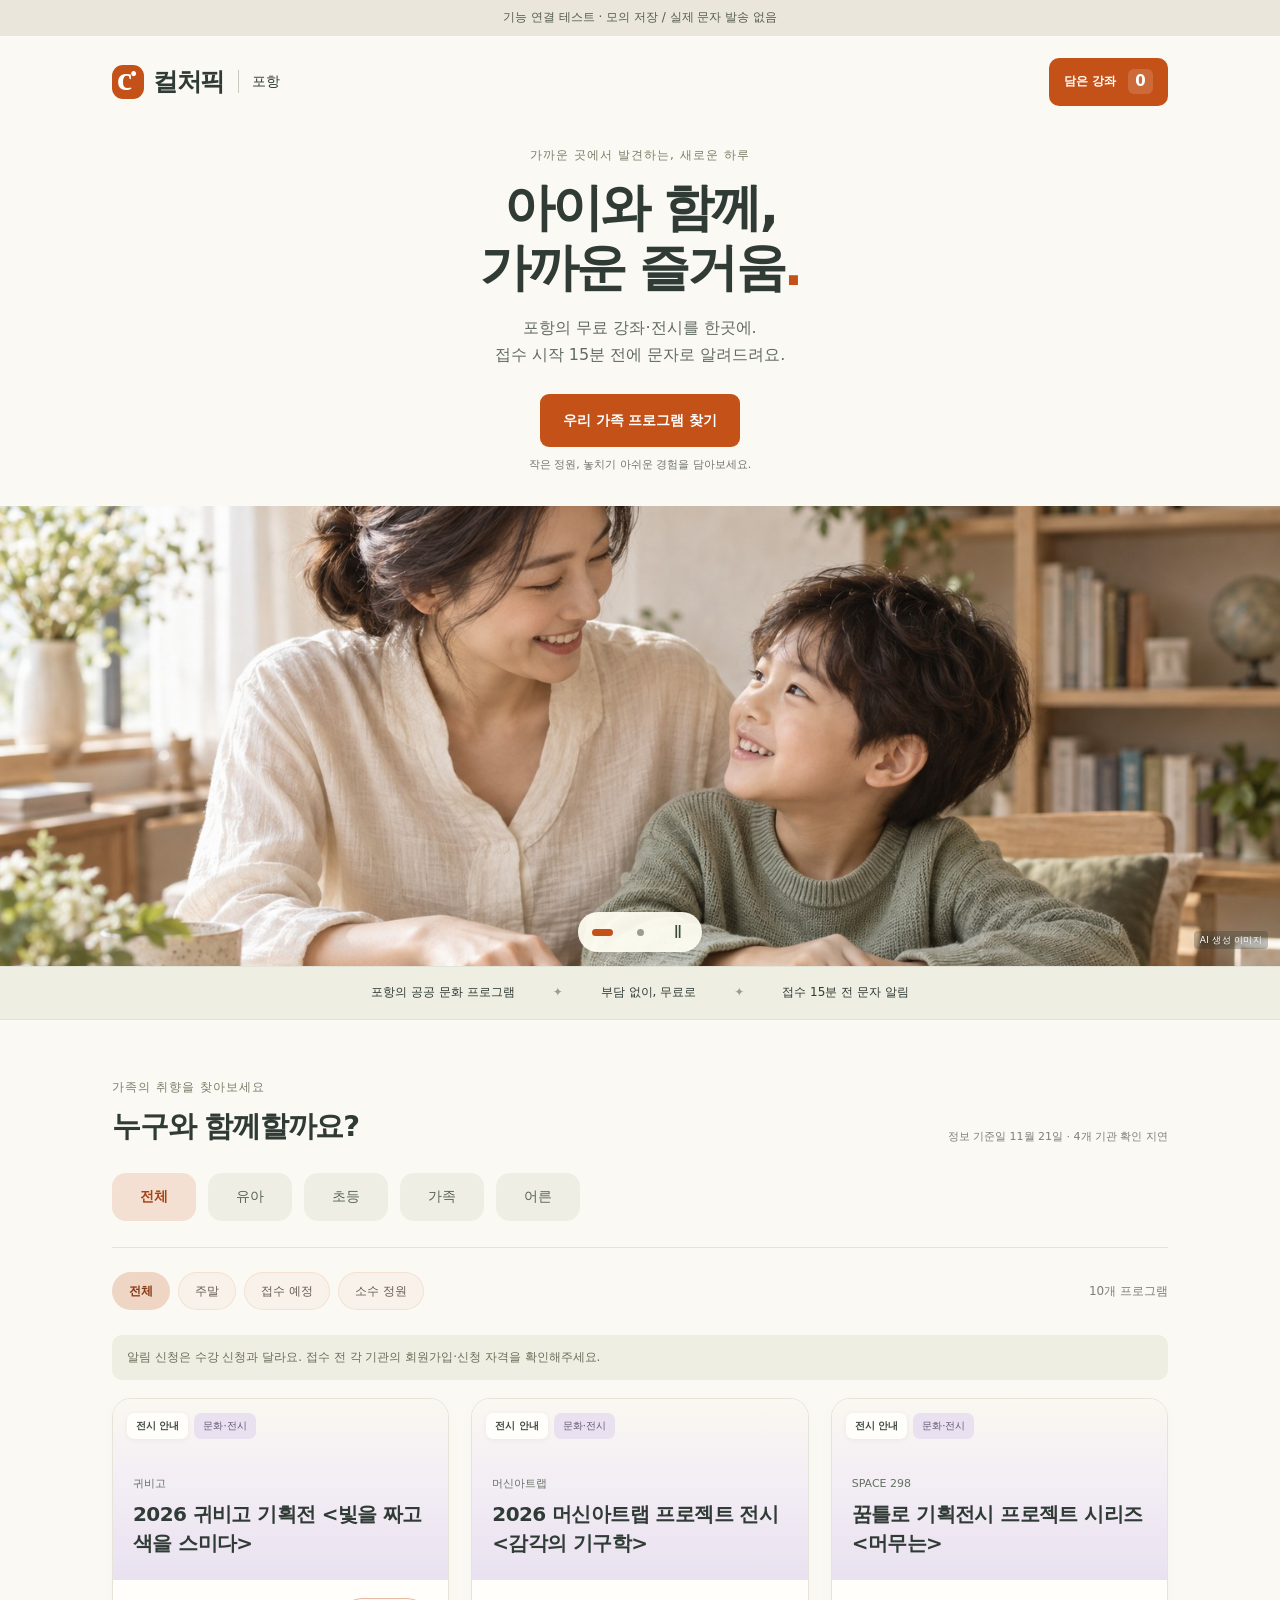
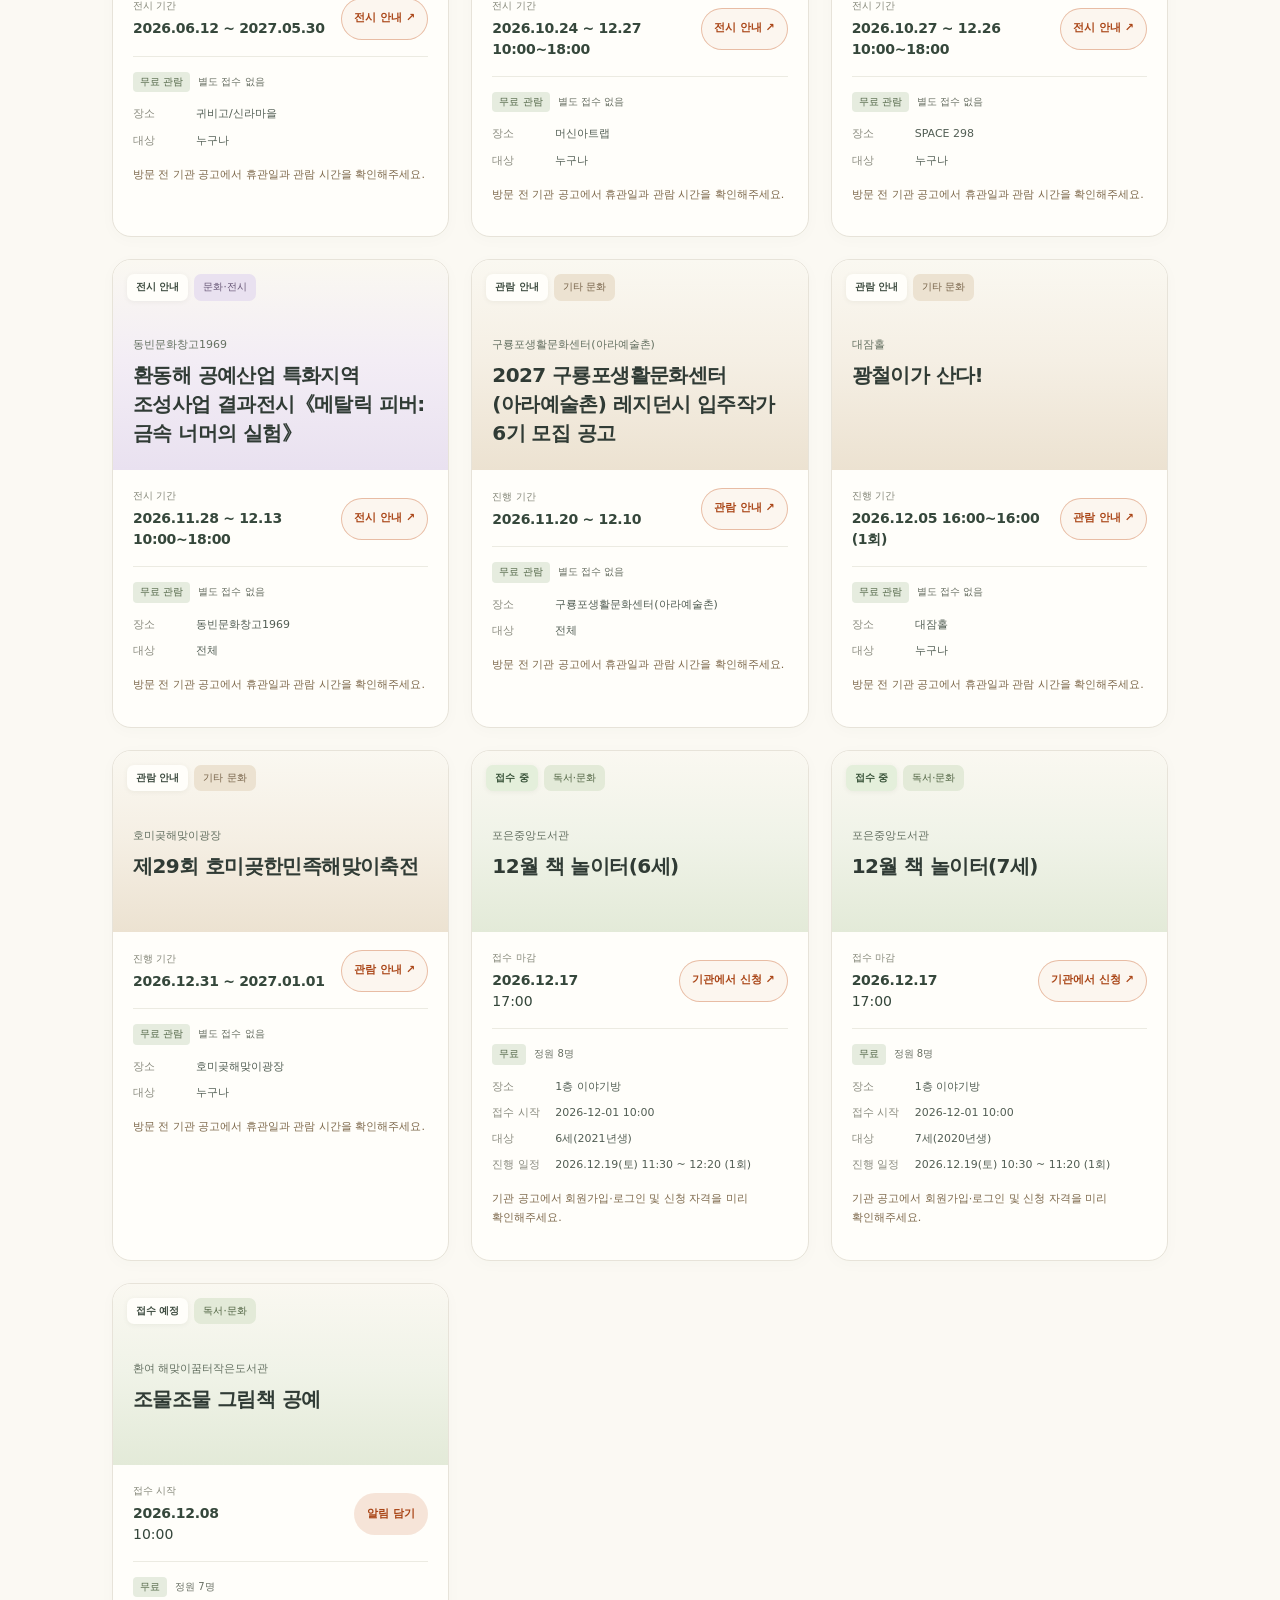
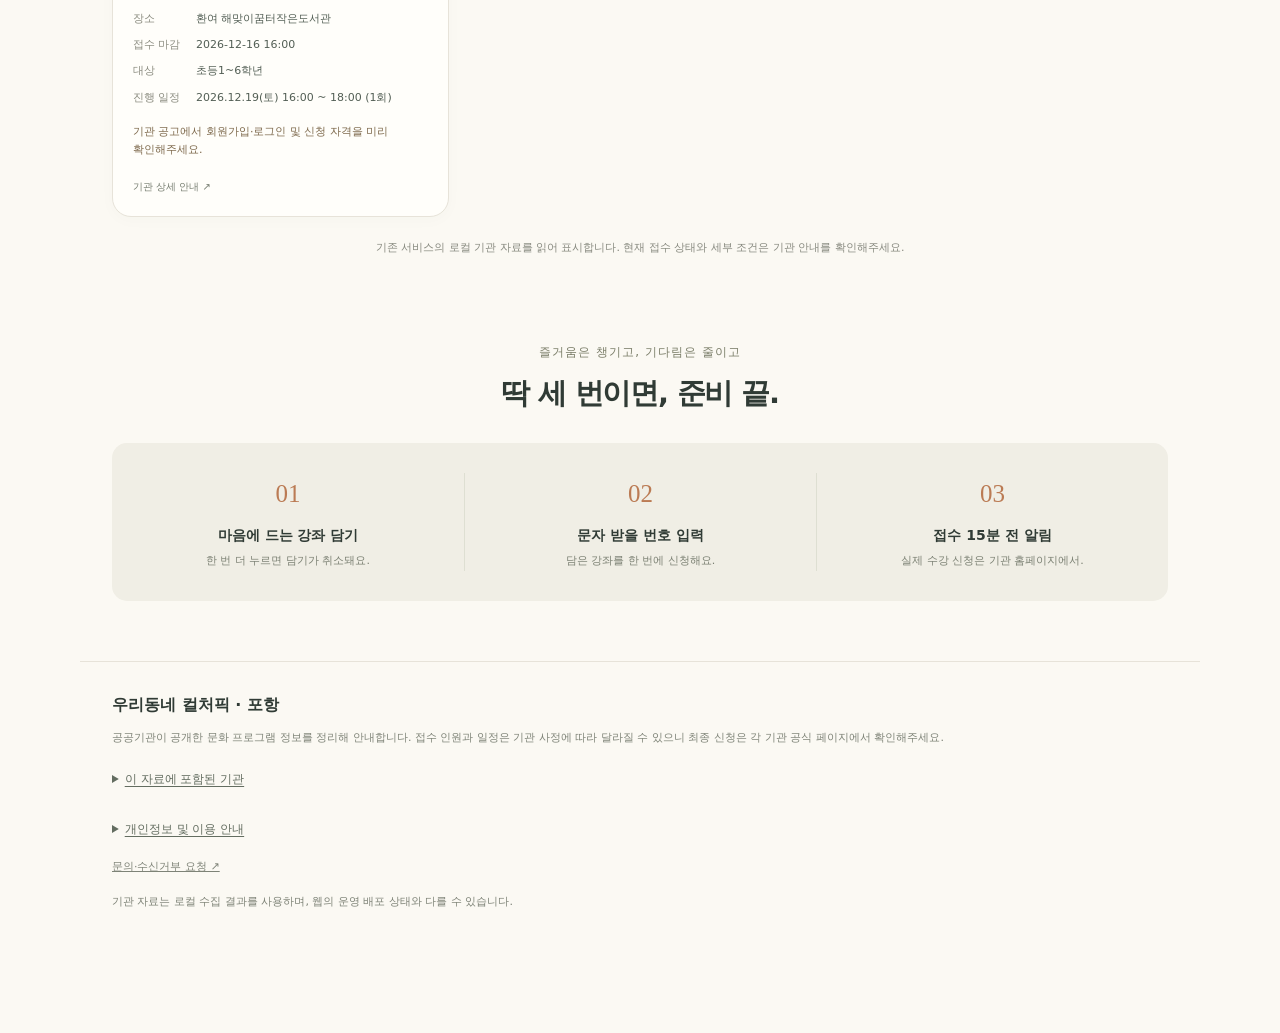
<file: pohang-ontime/index.html>
<!doctype html>
<html lang="ko"><head><meta charset="utf-8"><meta name="viewport" content="width=device-width,initial-scale=1"><title>우리동네 컬처픽_포항 | 동네 문화생활, 한곳에 모이다</title><link rel="stylesheet" href="style.css"><link rel="icon" href="favicon.svg" type="image/svg+xml"><link rel="apple-touch-icon" href="favicon.svg"><meta name="description" content="포항의 무료 강좌와 전시, 접수 시작 15분 전 문자 알림."><meta property="og:title" content="우리동네 컬처픽_포항"><meta property="og:description" content="가까운 문화생활과 접수 15분 전 문자 알림"></head>
<body>
<div class="preview-note" hidden>기능 연결 테스트 <span>· 모의 저장 / 실제 문자 발송 없음</span></div>
<header class="wrap"><a class="brand" href="#"><span class="brand-icon">c<span>•</span></span>컬처픽 <small>포항</small></a><button id="open-basket" class="basket-button" type="button" aria-label="담은 강좌 0개 보기" aria-haspopup="dialog"><span>담은 강좌</span><strong id="basket-count" aria-live="polite" aria-atomic="true">0</strong></button></header>
<main>
<section class="hero wrap"><div class="hero-copy"><p class="eyebrow">가까운 곳에서 발견하는, 새로운 하루</p><h1>아이와 함께,<br>가까운 즐거움<span>.</span></h1><p class="intro">포항의 무료 강좌·전시를 한곳에.<br>접수 시작 15분 전에 문자로 알려드려요.</p><a class="primary hero-cta" href="#programs">우리 가족 프로그램 찾기</a><p class="quiet">작은 정원, 놓치기 아쉬운 경험을 담아보세요.</p></div>
<div class="hero-art hero-gallery" role="region" aria-label="가족의 다정한 순간" aria-roledescription="사진 슬라이드"><div class="hero-frames"><img class="hero-photo is-current" src="hero-family-v1.jpg?v=mother-son" alt="그림책을 보며 다정하게 웃는 엄마와 아들 · AI 생성 이미지" width="1536" height="1024" fetchpriority="high"><img class="hero-photo" src="hero-father-daughter-v1.jpg" alt="그림책을 보며 다정하게 웃는 아빠와 딸 · AI 생성 이미지" width="1536" height="1024" aria-hidden="true"></div><div class="gallery-controls"><button data-slide="0" aria-label="엄마와 아들 사진 보기" aria-pressed="true"><span></span></button><button data-slide="1" aria-label="아빠와 딸 사진 보기" aria-pressed="false"><span></span></button><button id="gallery-pause" aria-label="사진 자동 전환 일시정지">Ⅱ</button></div><span class="art-caption">AI 생성 이미지</span></div></section>
<div class="promise"><span>포항의 공공 문화 프로그램</span><i>✦</i><span>부담 없이, 무료로</span><i>✦</i><span>접수 15분 전 문자 알림</span></div>
<section id="programs" class="wrap programs"><div class="section-heading"><div><p class="eyebrow">가족의 취향을 찾아보세요</p><h2>누구와 함께할까요?</h2></div><span class="snapshot">기관별 자료 기준 확인 중</span></div>
<div class="audiences" aria-label="대상 선택"><button data-audience="all" aria-pressed="true"><span>✳</span>전체</button><button data-audience="kid" aria-pressed="false"><span>♧</span>유아</button><button data-audience="elem" aria-pressed="false"><span>✎</span>초등</button><button data-audience="family" aria-pressed="false"><span>⌂</span>가족</button><button data-audience="adult" aria-pressed="false"><span>☕</span>어른</button></div>
<div class="filter-row"><div class="filters" aria-label="프로그램 조건"><button data-filter="all" aria-pressed="true">전체</button><button data-filter="weekend" aria-pressed="false">주말</button><button data-filter="upcoming" aria-pressed="false">접수 예정</button><button data-filter="small" aria-pressed="false">소수 정원</button></div><p id="count" aria-live="polite"></p></div>
<p class="application-tip">알림 신청은 수강 신청과 달라요. 접수 전 각 기관의 회원가입·신청 자격을 확인해주세요.</p><div id="cards" class="cards"></div><p class="data-note">기존 서비스의 로컬 기관 자료를 읽어 표시합니다. 현재 접수 상태와 세부 조건은 기관 안내를 확인해주세요.</p>
</section>
<section id="how" class="how wrap"><p class="eyebrow">즐거움은 챙기고, 기다림은 줄이고</p><h2>딱 세 번이면, 준비 끝.</h2><div class="steps"><div><b>01</b><h3>마음에 드는 강좌 담기</h3><p>한 번 더 누르면 담기가 취소돼요.</p></div><div><b>02</b><h3>문자 받을 번호 입력</h3><p>담은 강좌를 한 번에 신청해요.</p></div><div><b>03</b><h3>접수 15분 전 알림</h3><p>실제 수강 신청은 기관 홈페이지에서.</p></div></div></section>
</main><footer class="wrap"><strong>우리동네 컬처픽 · 포항</strong><p>공공기관이 공개한 문화 프로그램 정보를 정리해 안내합니다. 접수 인원과 일정은 기관 사정에 따라 달라질 수 있으니 최종 신청은 각 기관 공식 페이지에서 확인해주세요.</p><details class="source-info"><summary>이 자료에 포함된 기관</summary><p id="source-list"></p></details><details class="privacy-preview"><summary>개인정보 및 이용 안내</summary><p>현재 화면은 모의 연결 테스트입니다. 시험 번호는 이 컴퓨터의 테스트 서버로 전송되며, 서버에는 번호를 가린 모의 결과만 임시 보관합니다. 실제 시트 저장·문자 발송·방문 통계 수집은 하지 않습니다.</p><p>기존 서비스는 이름(선택)·휴대폰 번호를 알림 제공에 사용하고, 수신거부 요청 시 또는 서비스 종료 시 개인정보를 파기하도록 안내하고 있습니다.</p><p>알림 신청과 기관의 수강 신청은 별개입니다. ‘담김’은 신청 전 선택 상태이며, 이미 신청한 알림의 수신거부는 운영자에게 요청해주세요.</p></details><p><a href="mailto:petercat2004@daum.net">문의·수신거부 요청 ↗</a></p><span>기관 자료는 로컬 수집 결과를 사용하며, 웹의 운영 배포 상태와 다를 수 있습니다.</span></footer>
<div id="selection-bar" class="selection-bar" hidden><div><span>마음에 담은 프로그램</span><strong id="selected-count"></strong></div><button class="primary" id="open-form">알림 신청 <span>→</span></button></div>
<dialog id="basket-dialog" aria-labelledby="basket-title"><div class="dialog-head"><h2 id="basket-title">담은 강좌</h2><button id="close-basket" class="close" aria-label="담은 강좌 닫기">×</button></div><p class="muted">알림 받을 강좌를 모아두세요.</p><div id="basket-items"></div><div id="basket-empty"><span aria-hidden="true">＋</span><h3>아직 담은 강좌가 없어요</h3><p>접수 예정 강좌에서 ‘알림 담기’를 눌러보세요.</p><button id="basket-browse" class="primary">프로그램 둘러보기</button></div><button id="basket-next" class="primary submit">알림 신청하기</button><p class="form-foot">미리보기 · 실제 신청 및 문자 발송 없음</p></dialog><dialog id="signup-dialog"><div class="dialog-head"><span>컬처픽 알림</span><button id="close-form" class="close" aria-label="신청 화면 닫기">×</button></div><div id="form-content"><p class="eyebrow">잊고 있어도 괜찮아요</p><h2>접수 15분 전,<br>문자로 알려드릴게요.</h2><p class="muted">알림 받을 프로그램을 확인해주세요.</p><div id="selected-chips"></div><form id="preview-form"><label class="phone-label" for="phone">휴대폰 번호</label><input id="phone" type="tel" inputmode="numeric" placeholder="010-0000-0000" autocomplete="off" aria-describedby="phone-help" required><p id="phone-help" class="quiet">모의 시험용 번호 01000000000을 사용하세요. 실제 문자는 발송하지 않습니다.</p><label class="consent"><input id="consent" type="checkbox" required><span>알림 신청을 위한 개인정보 수집·이용 동의 <small>실제 서비스에서는 문자 알림을 위해 번호를 사용합니다.<br>시험 번호는 이 컴퓨터의 테스트 서버에서만 처리하며, 번호를 가린 결과만 임시 보관합니다.</small></span></label><button type="button" id="test-failure" class="pick">다음 저장 실패 시험</button><p id="form-error" role="alert"></p><button class="primary submit" type="submit">모의 저장 시험하기</button></form><p class="form-foot">알림 서비스는 무료이며 광고 문자는 보내지 않습니다.<br>수강 신청은 각 기관 홈페이지에서 별도로 진행해주세요.</p><details class="privacy-preview"><summary>개인정보 및 수신거부 안내</summary><p>시험 번호는 로컬 테스트 서버로 전송됩니다. 번호를 가린 모의 결과는 서버 종료 시 삭제됩니다. 실제 시트 저장과 문자 발송은 이루어지지 않습니다.</p><p>기존 서비스는 이름(선택)과 휴대폰 번호를 알림 제공 목적으로 수집하며, 수신거부 요청 또는 서비스 종료 시 파기하도록 안내하고 있습니다. 동의를 거부할 수 있으나 문자 알림은 이용할 수 없습니다.</p><p>기존 서비스의 문의·수신거부·정보 삭제 요청: <a href="mailto:petercat2004@daum.net">petercat2004@daum.net</a></p></details></div><div id="success" hidden><div class="success-icon">✓</div><h2>모의 저장을<br>확인했어요!</h2><p><span id="integration-result"></span><br>실제 시트와 문자 발송에는 연결하지 않았습니다.</p><button class="primary" id="back-to-list">다른 프로그램 둘러보기</button></div></dialog><script type="application/json" id="programsData">
[
  {
    "id": "phcf-EVT_20260601_002",
    "org": "귀비고",
    "orgShort": "귀비고",
    "title": "2026 귀비고 기획전 \u003c빛을 짜고 색을 스미다>",
    "place": "귀비고/신라마을",
    "target": "누구나",
    "fee": "무료 관람",
    "capacity": null,
    "enrolled": null,
    "waitCapacity": 0,
    "waitEnrolled": 0,
    "openAt": null,
    "deadline": null,
    "eventEnd": "2027-05-30",
    "schedule": "2026.06.12 ~ 2027.05.30",
    "applyRule": "",
    "unit": "명",
    "presets": [
      "outing",
      "weekend"
    ],
    "url": "https://phcf.or.kr/phcf/performance_detail/view.do?eventId=EVT_20260601_002&menu_site_id=performance_detail"
  },
  {
    "id": "phcf-EVT_20261022_002",
    "org": "머신아트랩",
    "orgShort": "머신아트랩",
    "title": "2026 머신아트랩 프로젝트 전시 \u003c감각의 기구학>",
    "place": "머신아트랩",
    "target": "누구나",
    "fee": "무료 관람",
    "capacity": null,
    "enrolled": null,
    "waitCapacity": 0,
    "waitEnrolled": 0,
    "openAt": null,
    "deadline": null,
    "eventEnd": "2026-12-27",
    "schedule": "2026.10.24 ~ 12.27 10:00~18:00",
    "applyRule": "",
    "unit": "명",
    "presets": [
      "outing",
      "weekend"
    ],
    "url": "https://phcf.or.kr/phcf/performance_detail/view.do?eventId=EVT_20261022_002&menu_site_id=performance_detail"
  },
  {
    "id": "phcf-EVT_20261029_003",
    "org": "SPACE 298",
    "orgShort": "SPACE 298",
    "title": "꿈틀로 기획전시 프로젝트 시리즈 \u003c머무는>",
    "place": "SPACE 298",
    "target": "누구나",
    "fee": "무료 관람",
    "capacity": null,
    "enrolled": null,
    "waitCapacity": 0,
    "waitEnrolled": 0,
    "openAt": null,
    "deadline": null,
    "eventEnd": "2026-12-26",
    "schedule": "2026.10.27 ~ 12.26 10:00~18:00",
    "applyRule": "",
    "unit": "명",
    "presets": [
      "outing",
      "weekend"
    ],
    "url": "https://phcf.or.kr/phcf/performance_detail/view.do?eventId=EVT_20261029_003&menu_site_id=performance_detail"
  },
  {
    "id": "phcf-EVT_20261111_002",
    "org": "포항시",
    "orgShort": "포항시",
    "title": "2026 포항융합예술주간 \u003c제6의 섬: 신호들, 얽히는 혼종들>",
    "place": "포항시 남구 송도동 253-124 일원(포항수협 본소 일대)",
    "target": "전체",
    "fee": "무료 관람",
    "capacity": null,
    "enrolled": null,
    "waitCapacity": 0,
    "waitEnrolled": 0,
    "openAt": null,
    "deadline": null,
    "eventEnd": "2026-11-28",
    "schedule": "2026.11.19 ~ 11.28",
    "applyRule": "",
    "unit": "명",
    "presets": [
      "outing",
      "weekend"
    ],
    "url": "https://phcf.or.kr/phcf/performance_detail/view.do?eventId=EVT_20261111_002&menu_site_id=performance_detail"
  },
  {
    "id": "phcf-EVT_20261113_001",
    "org": "문화예술팩토리",
    "orgShort": "문화예술팩토리",
    "title": "2026 지역 축제담(談)",
    "place": "문화예술팩토리 3층 멀티미디어홀",
    "target": "전체",
    "fee": "무료 관람",
    "capacity": null,
    "enrolled": null,
    "waitCapacity": 0,
    "waitEnrolled": 0,
    "openAt": null,
    "deadline": null,
    "eventEnd": "2026-11-28",
    "schedule": "2026.11.28 14:00~18:00 (1회)",
    "applyRule": "",
    "unit": "명",
    "presets": [
      "outing",
      "weekend"
    ],
    "url": "https://phcf.or.kr/phcf/performance_detail/view.do?eventId=EVT_20261113_001&menu_site_id=performance_detail"
  },
  {
    "id": "phcf-EVT_20261119_001",
    "org": "동빈문화창고1969",
    "orgShort": "동빈문화창고1969",
    "title": "환동해 공예산업 특화지역 조성사업 결과전시《메탈릭 피버: 금속 너머의 실험》",
    "place": "동빈문화창고1969",
    "target": "전체",
    "fee": "무료 관람",
    "capacity": null,
    "enrolled": null,
    "waitCapacity": 0,
    "waitEnrolled": 0,
    "openAt": null,
    "deadline": null,
    "eventEnd": "2026-12-13",
    "schedule": "2026.11.28 ~ 12.13 10:00~18:00",
    "applyRule": "",
    "unit": "명",
    "presets": [
      "outing",
      "weekend"
    ],
    "url": "https://phcf.or.kr/phcf/performance_detail/view.do?eventId=EVT_20261119_001&menu_site_id=performance_detail"
  },
  {
    "id": "phcf-EVT_20261120_001",
    "org": "구룡포생활문화센터(아라예술촌)",
    "orgShort": "구룡포생활문화센터(아라예술촌)",
    "title": "2027 구룡포생활문화센터(아라예술촌) 레지던시 입주작가 6기 모집 공고",
    "place": "구룡포생활문화센터(아라예술촌)",
    "target": "전체",
    "fee": "무료 관람",
    "capacity": null,
    "enrolled": null,
    "waitCapacity": 0,
    "waitEnrolled": 0,
    "openAt": null,
    "deadline": null,
    "eventEnd": "2026-12-10",
    "schedule": "2026.11.20 ~ 12.10",
    "applyRule": "",
    "unit": "명",
    "presets": [
      "outing",
      "weekend"
    ],
    "url": "https://phcf.or.kr/phcf/performance_detail/view.do?eventId=EVT_20261120_001&menu_site_id=performance_detail"
  },
  {
    "id": "phcf-EVT_20261126_001",
    "org": "대잠홀",
    "orgShort": "대잠홀",
    "title": "꽝철이가 산다!",
    "place": "대잠홀",
    "target": "누구나",
    "fee": "무료 관람",
    "capacity": null,
    "enrolled": null,
    "waitCapacity": 0,
    "waitEnrolled": 0,
    "openAt": null,
    "deadline": null,
    "eventEnd": "2026-12-05",
    "schedule": "2026.12.05 16:00~16:00 (1회)",
    "applyRule": "",
    "unit": "명",
    "presets": [
      "outing",
      "weekend"
    ],
    "url": "https://phcf.or.kr/phcf/performance_detail/view.do?eventId=EVT_20261126_001&menu_site_id=performance_detail"
  },
  {
    "id": "phcf-FST_HOMIGOT_2026_001",
    "org": "호미곶해맞이광장",
    "orgShort": "호미곶해맞이광장",
    "title": "제29회 호미곶한민족해맞이축전",
    "place": "호미곶해맞이광장",
    "target": "누구나",
    "fee": "무료 관람",
    "capacity": null,
    "enrolled": null,
    "waitCapacity": 0,
    "waitEnrolled": 0,
    "openAt": null,
    "deadline": null,
    "eventEnd": "2027-01-01",
    "schedule": "2026.12.31 ~ 2027.01.01",
    "applyRule": "",
    "unit": "명",
    "presets": [
      "outing"
    ],
    "url": "https://phcf.or.kr/phcf/performance_detail/view.do?eventId=FST_HOMIGOT_2026_001&menu_site_id=performance_detail"
  },
  {
    "id": "phlib-3639",
    "org": "포은중앙도서관",
    "orgShort": "포은중앙",
    "title": "12월 책 놀이터(6세)",
    "place": "1층 이야기방",
    "target": "6세(2021년생)",
    "fee": "무료",
    "capacity": 8,
    "enrolled": 0,
    "waitCapacity": 2,
    "waitEnrolled": 0,
    "openAt": "2026-12-01 10:00",
    "deadline": "2026-12-17 17:00",
    "eventEnd": "2026-12-19",
    "schedule": "2026.12.19(토) 11:30 ~ 12:20 (1회)",
    "applyRule": "",
    "unit": "명",
    "presets": [
      "kid"
    ],
    "url": "https://phlib.pohang.go.kr/phlib/module/teach/detail.do?menu_idx=24&group_idx=62&teach_idx=3639"
  },
  {
    "id": "phlib-3640",
    "org": "포은중앙도서관",
    "orgShort": "포은중앙",
    "title": "12월 책 놀이터(7세)",
    "place": "1층 이야기방",
    "target": "7세(2020년생)",
    "fee": "무료",
    "capacity": 8,
    "enrolled": 0,
    "waitCapacity": 2,
    "waitEnrolled": 0,
    "openAt": "2026-12-01 10:00",
    "deadline": "2026-12-17 17:00",
    "eventEnd": "2026-12-19",
    "schedule": "2026.12.19(토) 10:30 ~ 11:20 (1회)",
    "applyRule": "",
    "unit": "명",
    "presets": [
      "kid"
    ],
    "url": "https://phlib.pohang.go.kr/phlib/module/teach/detail.do?menu_idx=24&group_idx=62&teach_idx=3640"
  },
  {
    "id": "phlib-3641",
    "org": "연일 미르작은도서관",
    "orgShort": "연일 미르",
    "title": "책이랑보드랑",
    "place": "연일 미르작은도서관",
    "target": "초등 1~3학년",
    "fee": "무료",
    "capacity": 8,
    "enrolled": 8,
    "waitCapacity": 4,
    "waitEnrolled": 2,
    "openAt": "2026-11-19 10:00",
    "deadline": "2026-12-03 18:00",
    "eventEnd": "2026-12-19",
    "schedule": "2026.12.05 ~ 12.19 매주 토 10:00 ~ 12:00",
    "applyRule": "",
    "unit": "명",
    "presets": [
      "elem",
      "weekend"
    ],
    "url": "https://phlib.pohang.go.kr/phlib/module/teach/detail.do?menu_idx=24&group_idx=98&teach_idx=3641"
  },
  {
    "id": "phlib-3644",
    "org": "포은중앙도서관",
    "orgShort": "포은중앙",
    "title": "2026 포항독서대전 \"마침표 그리고 시작\" ...",
    "place": "포은중앙도서관 1층 로비",
    "target": "누구나",
    "fee": "무료",
    "capacity": 50,
    "enrolled": 31,
    "waitCapacity": 0,
    "waitEnrolled": 0,
    "openAt": "2026-11-25 10:00",
    "deadline": "2026-12-03 14:00",
    "eventEnd": "2026-12-05",
    "schedule": "2026.12.05(토) 15:00 ~ 17:00 (1회)",
    "applyRule": "",
    "unit": "명",
    "presets": [
      "weekend"
    ],
    "url": "https://phlib.pohang.go.kr/phlib/module/teach/detail.do?menu_idx=24&group_idx=138&teach_idx=3644"
  },
  {
    "id": "phlib-3645",
    "org": "포은중앙도서관",
    "orgShort": "포은중앙",
    "title": "2026 북 플레이 스테이션 \"내일은 내일에게...",
    "place": "포은중앙도서관 1층 어울마루",
    "target": "누구나",
    "fee": "무료",
    "capacity": 108,
    "enrolled": 107,
    "waitCapacity": 0,
    "waitEnrolled": 0,
    "openAt": "2026-11-25 10:00",
    "deadline": "2026-12-03 14:00",
    "eventEnd": "2026-12-05",
    "schedule": "2026.12.05(토) 13:30 ~ 14:30 (1회)",
    "applyRule": "",
    "unit": "명",
    "presets": [
      "weekend"
    ],
    "url": "https://phlib.pohang.go.kr/phlib/module/teach/detail.do?menu_idx=24&group_idx=137&teach_idx=3645"
  },
  {
    "id": "phlib-3648",
    "org": "환여 해맞이꿈터작은도서관",
    "orgShort": "환여 해맞이꿈터",
    "title": "조물조물 그림책 공예",
    "place": "환여 해맞이꿈터작은도서관",
    "target": "초등1~6학년",
    "fee": "무료",
    "capacity": 7,
    "enrolled": 0,
    "waitCapacity": 4,
    "waitEnrolled": 0,
    "openAt": "2026-12-08 10:00",
    "deadline": "2026-12-16 16:00",
    "eventEnd": "2026-12-19",
    "schedule": "2026.12.19(토) 16:00 ~ 18:00 (1회)",
    "applyRule": "",
    "unit": "명",
    "presets": [
      "elem",
      "weekend"
    ],
    "url": "https://phlib.pohang.go.kr/phlib/module/teach/detail.do?menu_idx=24&group_idx=98&teach_idx=3648"
  }
]
</script><script type="application/json" id="sourceUpdatedAt">{"phlib":"2026-11-28","gbelib-yi":"2026-11-21","gsei":"2026-11-28","phcf":"2026-11-28"}</script><script type="application/json" id="dataUpdatedAt">"2026-11-21"</script><script type="application/json" id="releaseConfig">{"endpoint":"https://script.google.com/macros/s/AKfycbzPo8db0hxbRHb7JdwDPqe0_dQA6fcyyaFaak57Fs_Xk-9EEmWBUGe2jZIzbyFPNl4XLg/exec","ga":"G-ZB1QX02PST"}</script><script src="release-runtime.js"></script><script src="signup-state.js"></script><script src="signup-adapter.js"></script><script src="app.js"></script><script src="gallery.js"></script></body></html>
</file>
<file: pohang-ontime/style.css>
:root{--orange:#c45118;--ink:#303b35;--muted:#70756d;--cream:#fbf9f3;--line:#e7e3d9}*{box-sizing:border-box}html{scroll-behavior:smooth;scroll-padding-top:22px}body{margin:0;background:var(--cream);color:var(--ink);font-family:"Pretendard","Malgun Gothic",system-ui,sans-serif;word-break:keep-all;overflow-wrap:break-word;line-height:1.65}button,input,a{font:inherit}button,a{-webkit-tap-highlight-color:transparent}button{cursor:pointer}a{color:inherit;text-decoration:none}button:focus-visible,a:focus-visible,input:focus-visible{outline:3px solid #547e7d;outline-offset:4px}[hidden]{display:none!important}.wrap{max-width:1120px;margin:auto;padding-left:32px;padding-right:32px}.preview-note{text-align:center;background:#eae6db;font-size:12px;padding:8px 15px;color:#555d52}header{display:flex;justify-content:space-between;align-items:center;height:92px}.brand{display:flex;align-items:center;gap:9px;font-size:25px;font-weight:800;letter-spacing:-1.5px}.brand small{font-weight:400;font-size:14px;letter-spacing:0;border-left:1px solid #c9cabe;padding-left:13px;margin-left:5px}.brand-icon{display:inline-flex;align-items:center;background:var(--orange);color:#fff;width:32px;height:34px;border-radius:11px;font:700 34px Georgia;line-height:1;padding:0 0 6px 5px}.brand-icon span{font-size:18px;align-self:flex-start}.header-link{font-size:13px}.hero{display:grid;grid-template-columns:1fr 1.1fr;gap:30px;align-items:center;padding-top:38px;padding-bottom:62px}.eyebrow{font-size:12px;letter-spacing:1px;color:#7b7e69;margin:0 0 12px}.hero h1{font-size:51px;line-height:1.18;letter-spacing:-2.8px;margin:0 0 16px;font-weight:750}.hero h1>span{color:var(--orange)}.intro{font-size:16px;color:#626b61;line-height:1.7}.primary{display:inline-flex;justify-content:center;align-items:center;gap:28px;background:var(--orange);color:white;border:0;border-radius:9px;font-weight:700;padding:15px 23px;min-height:50px;font-size:14px}.primary:hover{background:#a94414}.hero-cta{margin-top:10px}.quiet{font-size:11px;color:var(--muted)}.hero-copy>.quiet{margin-top:9px}.hero-art{position:relative}.hero-art svg{display:block;width:100%}.art-caption{position:absolute;bottom:7%;right:13%;font-size:11px;color:#344e48;transform:rotate(-4deg)}.promise{display:flex;justify-content:center;gap:38px;background:#eeeee2;border-block:1px solid #e3e4d7;padding:16px;font-size:12px}.promise i{color:#9b9f85;font-style:normal}.programs{padding-top:58px;padding-bottom:40px}h2{font-size:29px;line-height:1.4;letter-spacing:-1.2px;margin:0}.section-heading{display:flex;justify-content:space-between;align-items:end}.section-heading .eyebrow{margin-bottom:8px}.snapshot{font-size:11px;color:#7b7f76}.audiences{display:flex;justify-content:center;gap:54px;padding:34px 0 30px}.audiences button{background:none;border:0;font-size:13px;color:#60695f;display:flex;flex-direction:column;align-items:center;gap:9px;min-width:72px}.audiences button>span{display:grid;place-items:center;width:68px;height:68px;border-radius:50%;background:#efeee5;font-size:30px;color:#747d67;border:1px solid transparent;transition:.18s}.audiences button[aria-pressed=true]{color:#a84314;font-weight:700}.audiences button[aria-pressed=true]>span{background:#c451181f;border-color:#c4511860;color:#b04918}.filter-row{display:flex;align-items:center;justify-content:space-between;border-top:1px solid var(--line);padding:22px 0}.filters{display:flex;gap:8px;flex-wrap:wrap}.filters button{border:1px solid #c451181c;border-radius:24px;padding:7px 16px;background:#c451180a;color:#665e52;font-size:12px;min-height:38px}.filters button[aria-pressed=true]{background:#c4511838;border-color:transparent;color:#863a15;font-weight:700}#count{font-size:12px;color:#7b7f76;white-space:nowrap}.cards{display:grid;grid-template-columns:repeat(3,1fr);gap:22px}.card{border:1px solid var(--line);background:#fffefa;border-radius:15px;overflow:hidden;display:flex;flex-direction:column}.card-visual{height:155px;position:relative;overflow:hidden;display:grid;place-items:center;background:#e5ebe6}.card-visual.book{background:#efdfca}.card-visual.art{background:#e7e2d5}.card-visual .motif{font-size:79px;color:#537370;transform:rotate(-12deg);line-height:1}.card-visual.book .motif{color:#ad7245}.card-visual.art .motif{color:#8d926c}.card-visual:before,.card-visual:after{content:"";position:absolute;width:90px;height:90px;border-radius:50%;border:1px solid #fff8;left:20px;top:30px}.card-visual:after{width:130px;height:130px;left:auto;right:-20px;top:70px}.visual-label{position:absolute;bottom:12px;right:14px;font-size:10px;color:#546359;letter-spacing:1px}.card-body{padding:20px;display:flex;flex-direction:column;flex:1}.card-meta{display:flex;gap:8px;font-size:10px;margin-bottom:12px;color:#686f63}.badge{background:#e6ecdf;color:#536748;border-radius:4px;padding:2px 7px}.status{padding:2px 0}.card h3{font-size:18px;line-height:1.5;letter-spacing:-.6px;margin:0 0 7px}.org{font-size:11px;color:#808476;margin:0 0 16px}.card dl{margin:0 0 17px;font-size:12px;display:grid;grid-template-columns:55px 1fr;gap:7px 8px}.card dt{color:#8a8b7f}.card dd{margin:0;color:#525e54}.card dd.open-date{color:#a84b20;font-weight:700}.card-actions{margin-top:auto;display:flex;align-items:center;justify-content:space-between;gap:10px;padding-top:14px;border-top:1px solid #efede6}.official{font-size:11px;color:#767d70}.pick{background:#c4511812;border:1px solid #c4511859;color:#aa4618;border-radius:7px;padding:9px 14px;font-size:12px;font-weight:700;min-height:42px}.pick[aria-pressed=true]{background:#c4511833;border-color:transparent}.data-note{font-size:11px;color:#87897f;text-align:center;margin-top:22px}.empty{grid-column:1/-1;padding:55px;text-align:center;background:#eeeee5;border-radius:12px}.how{padding-top:35px;padding-bottom:60px;text-align:center}.how>.eyebrow{margin-bottom:10px}.steps{display:grid;grid-template-columns:repeat(3,1fr);margin-top:30px;padding:30px 0;background:#f0eee5;border-radius:15px}.steps>div+div{border-left:1px solid #dedfd2}.steps b{font-family:Georgia;font-size:25px;color:#bb7b54;font-weight:400}.steps h3{font-size:14px;margin:10px 0 5px}.steps p{font-size:11px;color:#7b8073;margin:0}footer{border-top:1px solid var(--line);padding-top:30px;padding-bottom:120px}footer strong{font-size:16px}footer p,footer span{font-size:11px;color:#7e8377}.selection-bar{position:fixed;bottom:20px;left:50%;transform:translateX(-50%);width:min(540px,calc(100% - 28px));display:flex;justify-content:space-between;align-items:center;gap:18px;padding:13px 16px 13px 24px;border:1px solid #e4dccc;border-radius:15px;background:#fffef9;box-shadow:0 8px 36px #303b3526;z-index:5}.selection-bar>div{display:flex;flex-direction:column}.selection-bar>div>span{font-size:10px;color:#858875}.selection-bar strong{font-size:16px}.selection-bar .primary{min-width:170px}dialog{border:1px solid var(--line);border-radius:20px;background:var(--cream);color:var(--ink);padding:27px 30px;width:min(460px,calc(100% - 24px));max-height:90dvh;overflow:auto}dialog::backdrop{background:#26332ec0;backdrop-filter:blur(3px)}.dialog-head{display:flex;justify-content:space-between;align-items:center;margin-bottom:25px;font-size:13px}.close{background:transparent;border:0;font-size:28px;color:#687365;width:40px;height:40px}.muted{color:#7b8175;font-size:12px}#selected-chips{display:flex;flex-direction:column;gap:8px;margin:20px 0 28px}.chip{display:flex;align-items:center;justify-content:space-between;background:#c451181c;border-radius:7px;padding:8px 12px;font-size:12px;color:#994919}.chip button{border:0;background:none;font-size:20px;color:#994919;min-width:35px;min-height:30px}.phone-label{display:block;font-size:13px;margin-bottom:9px;font-weight:700}#phone{width:100%;border:1px solid #dcdccd;background:#fffefa;border-radius:8px;min-height:53px;padding:12px 15px;font-size:18px}.consent{display:flex;align-items:start;gap:9px;font-size:12px;margin:24px 0}.consent input{margin-top:4px;width:17px;height:17px;accent-color:var(--orange)}.consent small{display:block;font-size:10px;color:#848778;line-height:1.8;margin-top:6px}.submit{width:100%}.form-foot{font-size:10px;text-align:center;color:#7e8377;margin-top:18px}#form-error{color:#a83e22;font-size:12px}#success{text-align:center;padding:12px 0 30px}#success p{font-size:12px;line-height:2;margin:24px 0}.success-icon{margin:0 auto 20px;background:#c4511826;color:var(--orange);border-radius:50%;width:60px;height:60px;font-size:32px}body:has(dialog[open]){overflow:hidden}@media(max-width:760px){.wrap{padding-left:22px;padding-right:22px}header{height:72px}.header-link{font-size:10px}.brand{font-size:22px}.hero{grid-template-columns:1fr;gap:24px;padding-top:23px;padding-bottom:30px}.hero-copy{text-align:center}.hero h1{font-size:39px;letter-spacing:-2px;margin-bottom:16px}.eyebrow{font-size:10px}.intro{font-size:14px}.hero-cta{margin-top:9px;min-width:250px}.hero-art{width:100%;max-width:390px;margin:auto}.hero-art svg{max-height:230px}.promise{gap:12px;padding:13px 15px;font-size:10px}.promise span:first-child,.promise i:first-of-type{display:none}.programs{padding-top:52px}h2{font-size:25px}.section-heading{display:block}.snapshot{display:block;font-size:10px;margin-top:8px}.audiences{justify-content:space-between;gap:0;padding:24px 0}.audiences button{min-width:0;padding:0 4px;font-size:11px}.audiences button>span{width:52px;height:52px;font-size:25px}.filter-row{padding:16px 0;gap:8px;align-items:start}.filters{gap:5px}.filters button{font-size:11px;padding:6px 11px}#count{font-size:10px;margin-top:9px}.cards{grid-template-columns:1fr;gap:20px}.card-visual{height:150px}.card h3{font-size:20px}.card-body{padding:21px}.card dl{font-size:13px;grid-template-columns:60px 1fr}.org{font-size:12px}.card-meta{font-size:11px}.pick{font-size:13px;padding:10px 22px}.official{font-size:12px}.how{padding-top:20px;padding-bottom:40px}.steps{grid-template-columns:1fr;gap:23px}.steps>div+div{border:0}.selection-bar{bottom:max(12px,env(safe-area-inset-bottom));padding:12px 13px 12px 18px}.selection-bar .primary{min-width:145px;gap:18px}.preview-note{font-size:10px}dialog{padding:20px 23px}.data-note{text-align:left}}@media(prefers-reduced-motion:reduce){html{scroll-behavior:auto}*{transition:none!important}}
/* Editorial hero image: existing copy, CTA and grid remain intact. */
.hero-photo{display:block;width:100%;height:auto;aspect-ratio:560/390;object-fit:cover;object-position:center;border-radius:100px 16px 100px 16px}.hero-art .art-caption{bottom:10px;right:20px;transform:none;color:#fff;font-size:9px;letter-spacing:.3px;text-shadow:0 1px 4px #0009;background:#303b354d;border-radius:4px;padding:2px 6px}@media(max-width:760px){.hero-photo{height:230px;aspect-ratio:auto;border-radius:65px 12px 65px 12px}}
/* Full-width photography, stable copy and controls. */
.hero.wrap{max-width:none;display:flex;flex-direction:column;gap:20px;padding:18px 0 0}.hero-copy{text-align:center;padding:0 22px}.hero-gallery.hero-art{width:100%;max-width:none;margin:0;position:relative}.hero-frames{height:clamp(300px,36vw,470px);position:relative;overflow:hidden;background:#dfd6c5}.hero-gallery .hero-photo{position:absolute;inset:0;width:100%;height:100%;max-height:none;border-radius:0;object-fit:cover;object-position:50% 43%;opacity:0;transition:opacity 1.2s ease}.hero-gallery .hero-photo.is-current{opacity:1}.gallery-controls{position:absolute;bottom:14px;left:50%;transform:translateX(-50%);display:flex;align-items:center;background:#fffef3ed;padding:1px 5px;border-radius:25px;box-shadow:0 2px 12px #303b351a}.gallery-controls button{display:grid;place-items:center;width:38px;height:38px;border:0;background:transparent;color:#39493e;font-size:17px;border-radius:50%}.gallery-controls button>span{width:7px;height:7px;border-radius:10px;background:#9b9d8e;transition:width .2s}.gallery-controls button[aria-pressed=true]>span{width:21px;background:#c45118}.hero-gallery .art-caption{right:12px;bottom:17px}.audiences button>span svg{width:39px;height:39px;overflow:visible}.audiences button>span{background:#f0e9db;color:#806348}.audiences button:nth-child(2)>span{background:#ede8d6;color:#8a7950}.audiences button:nth-child(3)>span{background:#e5ebe0;color:#617451}.audiences button:nth-child(4)>span{background:#f1e3d8;color:#a36c50}.audiences button:nth-child(5)>span{background:#e4e9e7;color:#57756d}.audiences button[aria-pressed=true]>span{background:#c451181f;color:#b04918;border-color:#c4511860}@media(max-width:760px){.hero.wrap{padding-top:23px;gap:22px}.hero-frames{height:260px}.hero-gallery .hero-photo{object-position:center}.audiences button>span svg{width:33px;height:33px}.hero-gallery .art-caption{font-size:8px;right:7px;bottom:20px}.gallery-controls{bottom:12px}}@media(prefers-reduced-motion:reduce){.hero-gallery .hero-photo{transition:none}}
/* Keep faces visible when the wide banner crops the photographs. */

/* Bespoke portrait pictograms, labels remain available to screen readers. */
.audiences{gap:40px;padding:30px 0 32px}.audiences button{position:relative;padding:5px;min-width:80px;border-radius:22px}.audiences button>span,.audiences button:nth-child(n)>span{width:80px;height:80px;border-radius:25px;background:#efeee5;color:#596454;border:1px solid #e2e3d5;box-shadow:inset 0 1px 0 #fff;transition:background .2s,border-color .2s,transform .2s}.audiences button>span svg{width:58px;height:58px}.audiences button:hover>span{transform:translateY(-3px);border-color:#aeb79f}.audiences button[aria-pressed=true]>span{background:#f5e3d4;color:#ab4c23;border-color:#c4511866}.audiences button[aria-pressed=true]:after{content:"";position:absolute;bottom:-8px;width:5px;height:5px;border-radius:50%;background:#c45118}@media(max-width:760px){.audiences{gap:4px;justify-content:space-between;padding:24px 0 28px}.audiences button{padding:2px;min-width:0}.audiences button>span,.audiences button:nth-child(n)>span{width:clamp(48px,14vw,70px);height:clamp(52px,15vw,74px);border-radius:19px}.audiences button>span svg{width:clamp(39px,11.5vw,54px);height:clamp(39px,11.5vw,54px)}}
/* Botanical icons: quiet circular framing and one consistent ink. */
.audiences button>span,.audiences button:nth-child(n)>span{border-radius:50%;background:#efeee5;color:#687961;border-color:#e1e4d6;box-shadow:none}.audiences button[aria-pressed=true]>span{background:#f5e3d4;color:#b45429;border-color:#c4511866}.audiences svg g{stroke-width:2.8}
/* Fill-only botanical icons and borderless category tiles. */
.audiences button>span,.audiences button:nth-child(n)>span,.audiences button:hover>span{border:0;box-shadow:none}.audiences button[aria-pressed=true]>span{border:0}.audiences svg,.audiences svg *{stroke:none}
/* Audience design reset: readable text buttons, no pictograms. */
.audiences{justify-content:flex-start;gap:12px;padding:26px 0}.audiences button{display:flex;align-items:center;justify-content:center;min-width:84px;min-height:48px;padding:10px 22px;border:0;border-radius:14px;background:#eeeee5;color:#596454;font-size:14px;font-weight:500}.audiences button:hover{background:#e6e8dc}.audiences button[aria-pressed=true]{background:#c4511826;color:#a84314;font-weight:700}.audiences button[aria-pressed=true]:after{display:none}@media(max-width:760px){.audiences{gap:8px;justify-content:space-between;padding:22px 0}.audiences button{flex:1;min-width:0;min-height:46px;padding:10px 6px;font-size:13px;border-radius:12px}}
/* Header selection basket shares the existing preview selection set. */
.basket-button{display:flex;align-items:center;justify-content:center;gap:12px;border:0;border-radius:10px;background:#c45118;color:white;min-height:48px;padding:9px 15px;cursor:pointer}.basket-button>span{font-size:12px;font-weight:700}.basket-button strong{display:grid;place-items:center;min-width:25px;height:25px;padding:0 5px;border-radius:6px;background:#ffffff26;font-size:15px}.basket-button:hover{background:#a94414}#basket-dialog .dialog-head{margin-bottom:8px}#basket-title{font-size:24px}.basket-item{display:flex;gap:15px;align-items:center;justify-content:space-between;border-bottom:1px solid var(--line);padding:19px 0}.basket-item h3{font-size:15px;margin:0 0 6px}.basket-item p{font-size:11px;color:var(--muted);margin:0 0 4px}.basket-item span{font-size:11px;color:#a84314}.basket-item button{border:0;background:#c4511812;color:#a84314;border-radius:7px;min-width:44px;min-height:44px;font-size:11px}#basket-next{margin-top:25px}#basket-empty{text-align:center;padding:25px 0}#basket-empty>span{display:block;font-size:40px;color:#bb805b}#basket-empty h3{font-size:18px}#basket-empty p{font-size:12px;color:var(--muted);margin-bottom:24px}@media(max-width:760px){.basket-button{min-height:44px;padding:7px 11px;gap:9px}.basket-button>span{font-size:11px}}
/* Unified state-aware editorial cards. */
.editorial-card{border-radius:19px;background:#fffefa;box-shadow:0 3px 16px #37422f06}.card-cover{position:relative;min-height:255px;overflow:hidden;background:#566e65}.card-cover>svg{position:absolute;inset:0;width:100%;height:100%}.card-cover:after{content:"";position:absolute;inset:0;background:linear-gradient(180deg,#12231c10 20%,#12231c12 37%,#102119eb 100%);pointer-events:none}.cover-badges{position:absolute;z-index:1;top:14px;left:14px;right:14px;display:flex;gap:6px;align-items:center;flex-wrap:wrap}.state-badge,.category-badge{font-size:10px;font-weight:700;padding:5px 9px;border-radius:7px;background:#fffefa;color:#3e4c40}.category-badge{color:#fff;background:#1a302b91;font-weight:500}.state-open{background:#e4efdb;color:#385339}.state-waiting{background:#f4e4c5;color:#735721}.cover-title{position:relative;z-index:1;padding:135px 20px 30px}.cover-title p{font-size:11px;margin:0 0 7px;color:#f3f1e7}.card .cover-title h3{font-size:20px;line-height:1.45;color:#fffefa;margin:0;letter-spacing:-.6px;text-shadow:0 1px 3px #0003}.artwork-note{position:absolute;z-index:1;bottom:7px;right:13px;color:#e3e5dd;font-size:8px}.editorial-card .card-body{padding:18px 20px 20px}.card-decision{display:flex;align-items:center;justify-content:space-between;gap:12px;padding-bottom:16px;border-bottom:1px solid #ecebe2;margin-bottom:15px}.card-date{min-width:0;display:flex;flex-direction:column;font-size:12px;line-height:1.5}.date-label{color:#858779;font-size:10px;margin-bottom:5px}.card-date strong{font-size:14px;color:#35473b;letter-spacing:-.3px}.card-time{font-size:14px;color:#35473b}.card-decision .pick{flex-shrink:0;text-align:center;font-size:11px;min-height:42px;padding:10px 12px;white-space:nowrap;border-radius:24px;background:#c451180c}.card-decision .pick[aria-pressed=true]{background:#c4511833;border-color:transparent}.editorial-card .card-meta{align-items:center;font-size:10px;margin-bottom:13px;flex-wrap:wrap}.editorial-card dl{font-size:11px;margin-bottom:8px}.editorial-card .official{align-self:flex-start;margin-top:auto;font-size:10px;padding-top:7px}@media(min-width:761px) and (max-width:1050px){.cards{grid-template-columns:repeat(2,minmax(0,1fr))}}@media(max-width:760px){.card-cover{min-height:238px}.cover-title{padding-top:125px}.card .cover-title h3{font-size:21px}.cover-badges{top:15px;left:18px}.state-badge,.category-badge{font-size:11px}.editorial-card .card-body{padding:18px 20px 20px}.card-date strong,.card-time{font-size:15px}.card-decision .pick{font-size:12px;padding:11px 15px}.editorial-card dl{font-size:12px}.editorial-card .card-meta{font-size:11px}.editorial-card .official{font-size:11px}}@media(max-width:350px){.card-decision{align-items:stretch;flex-direction:column}.card-decision .pick{align-self:flex-start}}
/* Childlike wax-crayon artwork with a quiet paper area for readable titles. */
.card-cover{background:#f6efdf}.crayon-art{position:absolute;inset:0;width:100%;height:100%;object-fit:cover}.card-cover:after{background:linear-gradient(180deg,transparent 22%,#faf3e54d 40%,#faf3e5f5 76%,#faf3e5 100%)}.cover-title p{color:#5b6658}.card .cover-title h3{color:#303b35;text-shadow:none}.category-badge{background:#e4e6d7;color:#536447}.card-cover[data-kind=science] .category-badge{background:#dcebea;color:#355d62}.card-cover[data-kind=book] .category-badge{background:#e3ead8;color:#4c603e}.card-cover[data-kind=art] .category-badge{background:#e9e1f0;color:#665675}.card-cover[data-kind=other] .category-badge{background:#ece2d1;color:#746046}.state-badge{box-shadow:0 1px 5px #4d4e3212}
/* Clear block-play compositions; keep the lower title area quiet. */
.card-cover{background:#faf4e7}.card-cover:after{background:none}.cover-title p{color:#647061}.card .cover-title h3{color:#303b35;text-shadow:none}.cover-badges{gap:6px}.cover-title{padding-top:145px;padding-bottom:28px}@media(max-width:760px){.cover-title{padding-top:145px}}
/* Approved retro playground sample, scaled to preserve existing card content. */
.card-cover{background:#faf6ec}.card-cover:after{background:none}.cover-title{padding-top:157px;padding-bottom:28px}@media(max-width:760px){.cover-title{padding-top:157px}}
/* Compact patterned header; title length can expand naturally. */
.editorial-card .card-cover{min-height:166px;background:#faf6ec}.editorial-card .card-cover:after{background:linear-gradient(180deg,transparent 12%,#faf6ec99 45%,#faf6eceb 76%,#faf6ec 100%)}.editorial-card .cover-title{padding:76px 20px 22px}.editorial-card .cover-title h3{font-size:20px;line-height:1.45}.editorial-card .cover-title p{margin-bottom:7px}@media(max-width:760px){.editorial-card .card-cover{min-height:160px}.editorial-card .cover-title{padding:73px 20px 22px}.editorial-card .cover-title h3{font-size:20px}}
/* Calm category gradients, coordinated with the existing category badges. */
.editorial-card .card-cover[data-kind=science]{background:linear-gradient(to top,#dcebea 0%,#edf4f0 52%,#faf8f1 100%)}
.editorial-card .card-cover[data-kind=book]{background:linear-gradient(to top,#e3ead8 0%,#f0f3e8 52%,#faf8f1 100%)}
.editorial-card .card-cover[data-kind=art]{background:linear-gradient(to top,#e9e1f0 0%,#f3edf5 52%,#faf8f1 100%)}
.editorial-card .card-cover[data-kind=other]{background:linear-gradient(to top,#ece2d1 0%,#f5efe4 52%,#faf8f1 100%)}
.editorial-card .card-cover:after{display:none}

/* Essential original-service information and aligned card sections. */
.application-tip{font-size:12px;line-height:1.7;margin:0 0 18px;color:#6c6e59;background:#efeee2;padding:12px 15px;border-radius:10px}.application-note{font-size:11px;line-height:1.7;color:#7d684b;margin:8px 0 12px}.editorial-card .cover-title h3{min-height:2.9em}.editorial-card .cover-title p{min-height:1.65em}.privacy-preview,.source-info{font-size:12px;color:#636d60;margin-top:16px}.privacy-preview summary,.source-info summary{cursor:pointer;padding:7px 0;text-decoration:underline;text-underline-offset:3px}.privacy-preview p{font-size:11px;line-height:1.8}.privacy-preview a,footer a{text-decoration:underline;overflow-wrap:anywhere}.editorial-card dl{row-gap:8px}@supports(grid-template-rows:subgrid){.editorial-card{display:grid;grid-row:span 2;grid-template-rows:subgrid;row-gap:0}.editorial-card .card-cover{height:100%}.editorial-card .card-body{height:100%}}
/* Reminder selection matches the selected All category; final signup stays solid orange. */
.card-decision button.pick[data-pick]{background:#c4511826;color:#a84314;border:1px solid transparent;font-weight:700}
.card-decision button.pick[data-pick]:hover{background:#c4511838}
.card-decision button.pick[data-pick][aria-pressed=true]{background:#c4511833;color:#a84314;border-color:#c4511859}
.deep-target{outline:3px solid #c45118;outline-offset:3px}.snapshot{max-width:480px}#test-failure{margin:0 0 12px}.submit:disabled{opacity:.55;cursor:wait}
</file>
